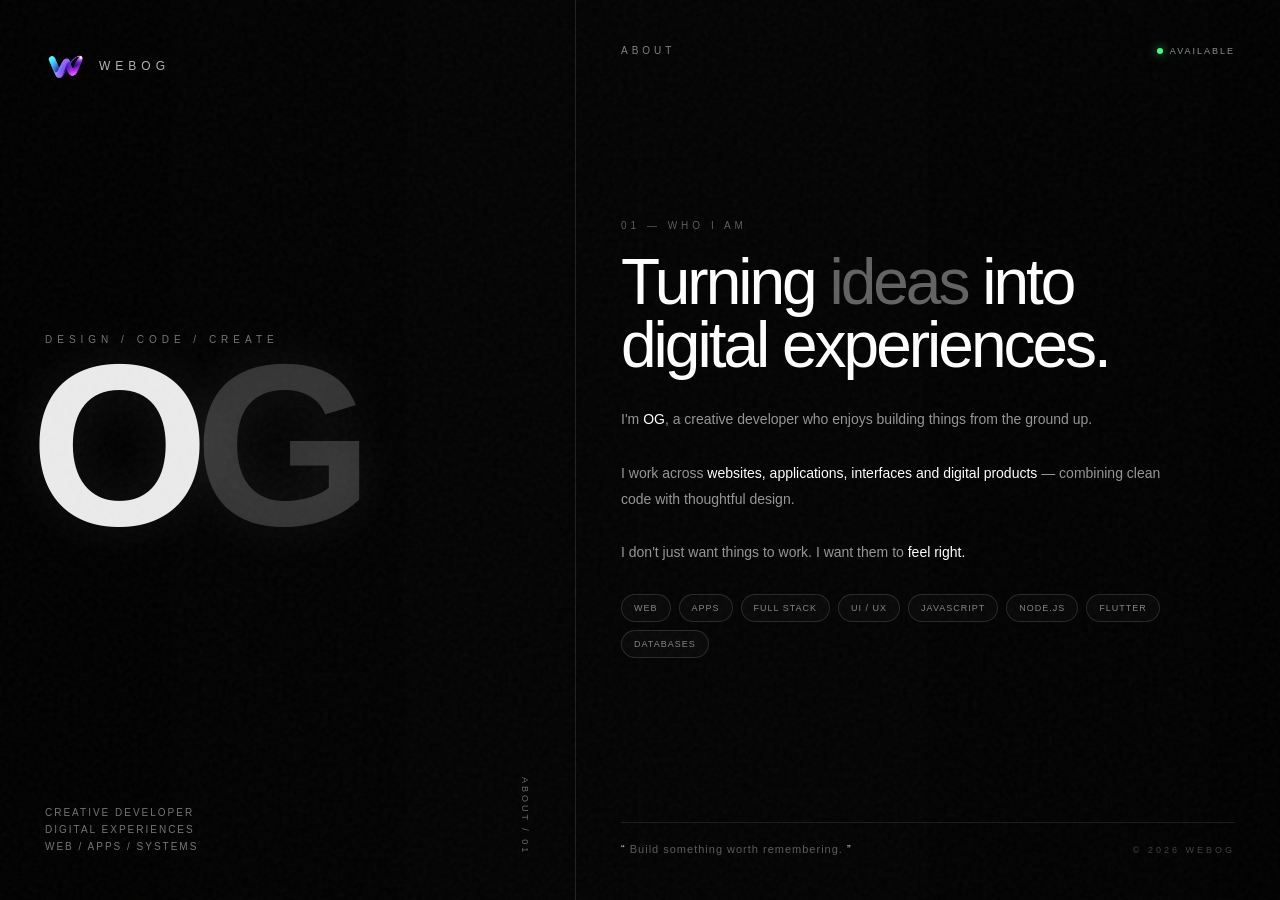
<file: about.html>
<!DOCTYPE html>
<html lang="en">

<head>

  <meta charset="UTF-8">

  <meta
    name="viewport"
    content="width=device-width, initial-scale=1.0">

  <title>About — WEBOG</title>

  <link
    rel="icon"
    type="image/png"
    href="media/webog logo.png">


  <style>

    * {
      margin: 0;
      padding: 0;
      box-sizing: border-box;
    }


    body {

      width: 100%;
      height: 100vh;

      overflow: hidden;

      background: #050505;

      color: white;

      font-family:
        Arial,
        Helvetica,
        sans-serif;
    }


    /* =====================================
       VIDEO
    ===================================== */

    .background-video {

      position: fixed;

      inset: 0;

      width: 100%;
      height: 100%;

      object-fit: cover;

      z-index: -5;

      filter:
        brightness(0.42)
        contrast(1.05);
    }


    /* =====================================
       DARK OVERLAY
    ===================================== */

    .overlay {

      position: fixed;

      inset: 0;

      background:
        linear-gradient(
          90deg,
          rgba(0,0,0,0.75),
          rgba(0,0,0,0.2),
          rgba(0,0,0,0.65)
        );

      z-index: -4;
    }


    /* =====================================
       GRAIN
    ===================================== */

    .grain {

      position: fixed;

      inset: 0;

      pointer-events: none;

      opacity: 0.08;

      z-index: 20;

      background-image:
        url("data:image/svg+xml,%3Csvg viewBox='0 0 200 200' xmlns='http://www.w3.org/2000/svg'%3E%3Cfilter id='n'%3E%3CfeTurbulence type='fractalNoise' baseFrequency='.9' numOctaves='4' stitchTiles='stitch'/%3E%3C/filter%3E%3Crect width='100%25' height='100%25' filter='url(%23n)' opacity='.5'/%3E%3C/svg%3E");
    }


    /* =====================================
       MAIN
    ===================================== */

    .page {

      width: 100%;
      height: 100vh;

      display: grid;

      grid-template-columns:
        45% 55%;
    }


    /* =====================================
       LEFT
    ===================================== */

    .left {

      height: 100%;

      padding: 45px;

      display: flex;

      flex-direction: column;

      justify-content:
        space-between;

      border-right:
        1px solid
        rgba(255,255,255,0.12);
    }


    /* =====================================
       BRAND
    ===================================== */

    .brand {

      display: flex;

      align-items: center;

      gap: 12px;
    }


    .brand img {

      width: 42px;
      height: 42px;

      object-fit: contain;
    }


    .brand span {

      font-size: 12px;

      letter-spacing: 5px;

      color:
        rgba(255,255,255,0.7);
    }


    /* =====================================
       BIG OG
    ===================================== */

    .hero-name {

      position: relative;
    }


    .small-title {

      font-size: 10px;

      letter-spacing: 5px;

      color:
        rgba(255,255,255,0.45);

      margin-bottom: 18px;

      text-transform:
        uppercase;
    }


    .hero-name h1 {

      font-size:
        clamp(120px, 18vw, 260px);

      line-height: 0.72;

      font-weight: 700;

      letter-spacing:
        -15px;

      margin-left: -15px;

      color:
        rgba(255,255,255,0.92);

      text-shadow:
        0 0 50px
        rgba(255,255,255,0.08);
    }


    .hero-name h1 span {

      color:
        rgba(255,255,255,0.18);
    }


    /* =====================================
       BOTTOM LEFT
    ===================================== */

    .left-bottom {

      display: flex;

      justify-content:
        space-between;

      align-items:
        flex-end;
    }


    .location {

      font-size: 10px;

      letter-spacing: 2px;

      line-height: 1.7;

      color:
        rgba(255,255,255,0.45);
    }


    .scroll {

      font-size: 9px;

      letter-spacing: 3px;

      color:
        rgba(255,255,255,0.4);

      writing-mode:
        vertical-rl;
    }


    /* =====================================
       RIGHT
    ===================================== */

    .right {

      height: 100%;

      padding: 45px;

      display: flex;

      flex-direction: column;

      justify-content:
        space-between;
    }


    /* =====================================
       TOP
    ===================================== */

    .top-info {

      display: flex;

      justify-content:
        space-between;

      align-items:
        center;
    }


    .about-label {

      font-size: 10px;

      letter-spacing: 4px;

      color:
        rgba(255,255,255,0.5);
    }


    .available {

      display: flex;

      align-items: center;

      gap: 7px;

      font-size: 9px;

      letter-spacing: 2px;

      color:
        rgba(255,255,255,0.55);
    }


    .available-dot {

      width: 6px;
      height: 6px;

      border-radius: 50%;

      background: #45ff87;

      box-shadow:
        0 0 10px
        rgba(69,255,135,0.8);

      animation:
        pulse 1.5s infinite;
    }


    @keyframes pulse {

      0%,
      100% {

        opacity: 0.4;

        transform:
          scale(0.8);
      }

      50% {

        opacity: 1;

        transform:
          scale(1.2);
      }

    }


    /* =====================================
       INTRO
    ===================================== */

    .intro {

      max-width: 650px;

      margin-left: auto;
    }


    .intro-number {

      font-size: 10px;

      letter-spacing: 4px;

      color:
        rgba(255,255,255,0.35);

      margin-bottom: 20px;
    }


    .intro h2 {

      font-size:
        clamp(38px, 5vw, 72px);

      line-height: 0.98;

      font-weight: 400;

      letter-spacing: -3px;

      margin-bottom: 30px;
    }


    .intro h2 span {

      color:
        rgba(255,255,255,0.38);
    }


    .intro p {

      max-width: 540px;

      font-size: 14px;

      line-height: 1.9;

      color:
        rgba(255,255,255,0.58);
    }


    .intro p strong {

      color: white;

      font-weight: 400;
    }


    /* =====================================
       SKILLS
    ===================================== */

    .skills {

      display: flex;

      flex-wrap: wrap;

      gap: 8px;

      margin-top: 28px;
    }


    .skill {

      padding:
        8px 12px;

      border:
        1px solid
        rgba(255,255,255,0.13);

      border-radius: 50px;

      color:
        rgba(255,255,255,0.5);

      font-size: 9px;

      letter-spacing: 1px;

      background:
        rgba(255,255,255,0.025);

      transition:
        0.3s ease;
    }


    .skill:hover {

      color: white;

      border-color:
        rgba(255,255,255,0.4);

      background:
        rgba(255,255,255,0.08);
    }


    /* =====================================
       FOOTER
    ===================================== */

    .footer {

      display: flex;

      align-items:
        flex-end;

      justify-content:
        space-between;

      padding-top: 20px;

      border-top:
        1px solid
        rgba(255,255,255,0.1);
    }


    .quote {

      font-size: 11px;

      letter-spacing: 1px;

      color:
        rgba(255,255,255,0.35);
    }


    .quote span {

      color:
        rgba(255,255,255,0.8);
    }


    .year {

      font-size: 9px;

      letter-spacing: 3px;

      color:
        rgba(255,255,255,0.25);
    }


    /* =====================================
       RESPONSIVE
    ===================================== */

    @media (max-width: 850px) {

      body {

        overflow: auto;
      }


      .page {

        height: auto;

        min-height: 100vh;

        grid-template-columns: 1fr;
      }


      .left {

        min-height: 50vh;

        padding: 30px;

        border-right: none;

        border-bottom:
          1px solid
          rgba(255,255,255,0.12);
      }


      .right {

        min-height: 50vh;

        padding: 30px;
      }


      .hero-name h1 {

        font-size: 130px;

        letter-spacing: -8px;
      }


      .intro {

        margin-left: 0;
      }

    }


    @media (max-width: 500px) {

      .left,
      .right {

        padding: 24px;
      }


      .hero-name h1 {

        font-size: 100px;

        letter-spacing: -6px;
      }


      .intro h2 {

        font-size: 40px;

        letter-spacing: -2px;
      }


      .intro p {

        font-size: 13px;
      }


      .left-bottom {

        margin-top: 30px;
      }

    }

  </style>

</head>


<body>


  <!-- =====================================
       VIDEO BACKGROUND
  ===================================== -->

  <video
    class="background-video"
    src="media/slide3.mp4"
    autoplay
    muted
    loop
    playsinline>
  </video>


  <div class="overlay"></div>

  <div class="grain"></div>


  <!-- =====================================
       PAGE
  ===================================== -->

  <main class="page">


    <!-- ===================================
         LEFT SIDE
    ==================================== -->

    <section class="left">


      <!-- BRAND -->

      <div class="brand">

        <img
          src="media/webog logo.png"
          alt="WEBOG">

        <span>
          WEBOG
        </span>

      </div>


      <!-- BIG NAME -->

      <div class="hero-name">

        <div class="small-title">

          DESIGN / CODE / CREATE

        </div>

        <h1>

          O<span>G</span>

        </h1>

      </div>


      <!-- BOTTOM -->

      <div class="left-bottom">

        <div class="location">

          CREATIVE DEVELOPER<br>

          DIGITAL EXPERIENCES<br>

          WEB / APPS / SYSTEMS

        </div>


        <div class="scroll">

          ABOUT / 01

        </div>

      </div>


    </section>



    <!-- ===================================
         RIGHT SIDE
    ==================================== -->

    <section class="right">


      <!-- TOP -->

      <div class="top-info">

        <div class="about-label">

          ABOUT

        </div>


        <div class="available">

          <span
            class="available-dot">
          </span>

          AVAILABLE

        </div>

      </div>



      <!-- INTRO -->

      <div class="intro">


        <div class="intro-number">

          01 — WHO I AM

        </div>


        <h2>

          Turning
          <span>ideas</span>
          into

          <br>

          digital
          experiences.

        </h2>


        <p>

          I'm <strong>OG</strong>, a creative developer
          who enjoys building things from the ground up.

          <br><br>

          I work across
          <strong>websites, applications,
          interfaces and digital products</strong> —
          combining clean code with thoughtful design.

          <br><br>

          I don't just want things to work.
          I want them to <strong>feel right.</strong>

        </p>


        <!-- SKILLS -->

        <div class="skills">

          <span class="skill">
            WEB
          </span>

          <span class="skill">
            APPS
          </span>

          <span class="skill">
            FULL STACK
          </span>

          <span class="skill">
            UI / UX
          </span>

          <span class="skill">
            JAVASCRIPT
          </span>

          <span class="skill">
            NODE.JS
          </span>

          <span class="skill">
            FLUTTER
          </span>

          <span class="skill">
            DATABASES
          </span>

        </div>


      </div>



      <!-- FOOTER -->

      <div class="footer">

        <div class="quote">

          <span>“</span>
          Build something worth remembering.
          <span>”</span>

        </div>


        <div class="year">

          © 2026 WEBOG

        </div>

      </div>


    </section>


  </main>


</body>

</html>
</file>
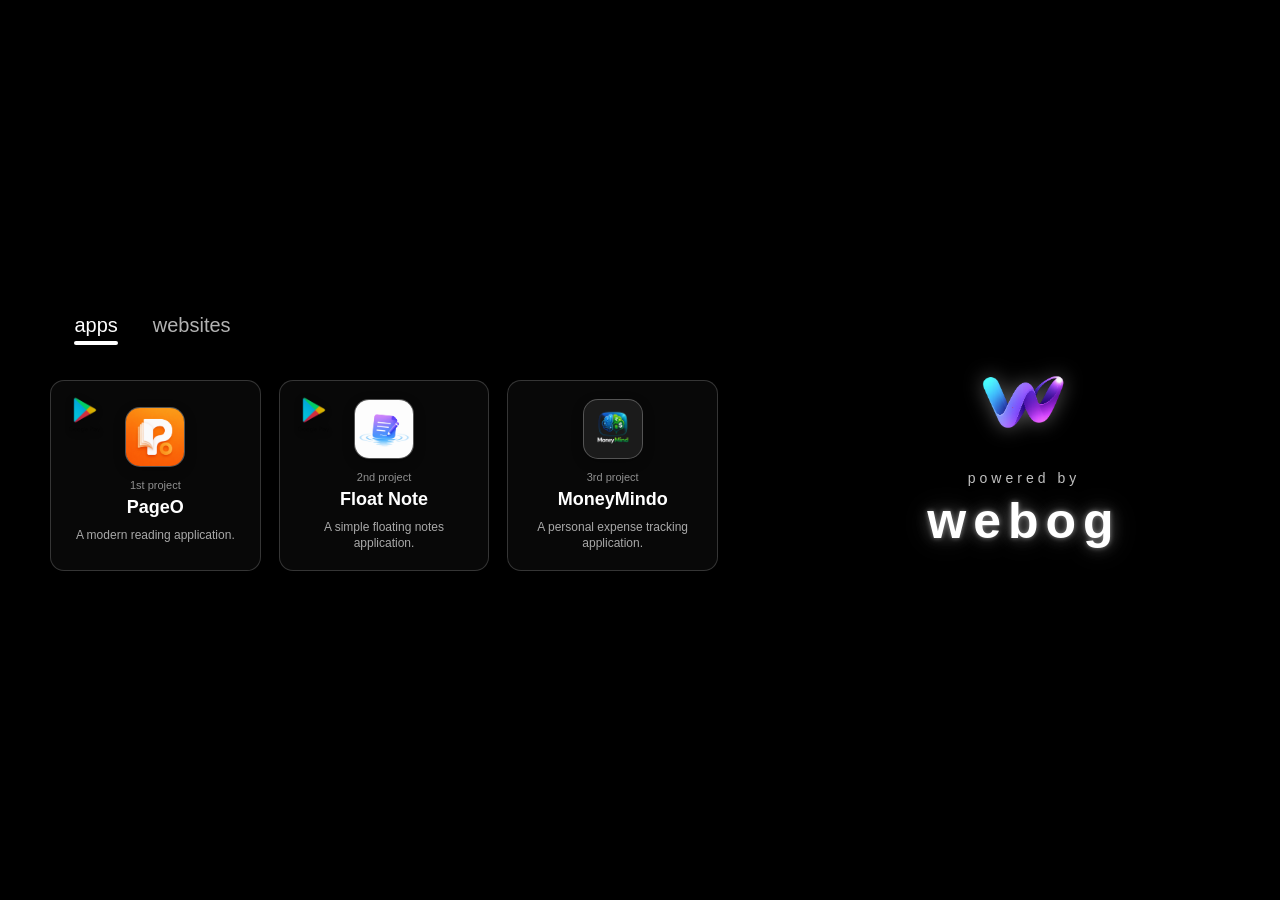
<file: work.html>
<!DOCTYPE html>
<html lang="en">

<head>

  <meta charset="UTF-8">

  <meta
    name="viewport"
    content="width=device-width, initial-scale=1.0">

  <title>WEBOG-WORKS</title>

  <link
    rel="icon"
    type="image/png"
    href="media/webog logo.png">


  <style>

    /* =================================
       RESET
    ================================= */

    * {
      box-sizing: border-box;
    }


    /* =================================
       BODY
    ================================= */

    body {

      margin: 0;
      padding: 0;

      width: 100%;
      height: 100vh;

      overflow: hidden;

      font-family: Arial, sans-serif;

      background: #000;
    }


    /* =================================
       VIDEO BACKGROUND
    ================================= */

    video {

      position: fixed;

      top: 0;
      left: 0;

      width: 100%;
      height: 100%;

      object-fit: cover;

      z-index: -2;
    }


    /* =================================
       VIDEO OVERLAY
    ================================= */

    .video-overlay {

      position: fixed;

      top: 0;
      left: 0;

      width: 100%;
      height: 100%;

      background: rgba(0, 0, 0, 0.18);

      z-index: -1;
    }


    /* =================================
       MAIN CONTAINER
    ================================= */

    .container {

      width: 100%;
      height: 100vh;

      display: flex;

      position: relative;

      z-index: 1;
    }


    /* =================================
       PROJECT SIDE - 60%
    ================================= */

    .left {

      width: 60%;
      height: 100%;

      display: flex;

      flex-direction: column;

      justify-content: center;

      align-items: center;

      padding: 40px;
    }


    /* =================================
       WEBOG SIDE - 40%
    ================================= */

    .right {

      width: 40%;
      height: 100%;

      display: flex;

      justify-content: center;

      align-items: center;

      color: #ffffff;

      text-align: center;
    }


    /* =================================
       WEBOG BRANDING
    ================================= */

    .branding {

      display: flex;

      flex-direction: column;

      align-items: center;

      justify-content: center;

      text-align: center;

      user-select: none;
    }


    /* =================================
       WEBOG LOGO
    ================================= */

    .brand-logo {

      width: 100px;

      height: 100px;

      object-fit: contain;

      margin-bottom: 20px;

      filter:
        drop-shadow(
          0 0 10px rgba(255, 255, 255, 0.35)
        );

      animation:
        logoFloat 3s ease-in-out infinite;
    }


    /* =================================
       POWERED BY
    ================================= */

    .powered-text {

      color:
        rgba(255, 255, 255, 0.75);

      font-size: 14px;

      letter-spacing: 4px;

      margin-bottom: 6px;

      text-transform: lowercase;

      animation:
        softFade 2.5s ease-in-out infinite;
    }


    /* =================================
       WEBOG TEXT
    ================================= */

    .webog-text {

      font-size: 50px;

      font-weight: 600;

      letter-spacing: 7px;

      color: #ffffff;

      text-transform: lowercase;

      text-shadow:
        0 0 5px rgba(255, 255, 255, 0.45),
        0 0 15px rgba(255, 255, 255, 0.3),
        0 0 30px rgba(255, 255, 255, 0.15);

      animation:
        webogGlow 2s ease-in-out infinite;
    }


    /* =================================
       LOGO FLOAT
    ================================= */

    @keyframes logoFloat {

      0% {
        transform: translateY(0);
      }

      50% {
        transform: translateY(-8px);
      }

      100% {
        transform: translateY(0);
      }

    }


    /* =================================
       WEBOG GLOW
    ================================= */

    @keyframes webogGlow {

      0% {

        opacity: 0.65;

        text-shadow:
          0 0 5px rgba(255, 255, 255, 0.25),
          0 0 10px rgba(255, 255, 255, 0.15);

      }

      50% {

        opacity: 1;

        text-shadow:
          0 0 8px rgba(255, 255, 255, 0.8),
          0 0 20px rgba(255, 255, 255, 0.6),
          0 0 40px rgba(255, 255, 255, 0.35);

      }

      100% {

        opacity: 0.65;

        text-shadow:
          0 0 5px rgba(255, 255, 255, 0.25),
          0 0 10px rgba(255, 255, 255, 0.15);

      }

    }


    /* =================================
       POWERED BY FADE
    ================================= */

    @keyframes softFade {

      0% {
        opacity: 0.55;
      }

      50% {
        opacity: 1;
      }

      100% {
        opacity: 0.55;
      }

    }


    /* =================================
       TABS
    ================================= */

    .tabs {

      display: flex;

      gap: 35px;

      margin-bottom: 30px;

      align-self: flex-start;

      margin-left: 5%;
    }


    /* =================================
       TAB
    ================================= */

    .tab {

      border: none;

      background: transparent;

      color: #ffffff;

      font-size: 20px;

      cursor: pointer;

      padding: 0 0 8px 0;

      position: relative;

      opacity: 0.7;

      transition: 0.25s ease;
    }


    .tab:hover {

      opacity: 1;
    }


    /* =================================
       ACTIVE TAB
    ================================= */

    .tab.active {

      opacity: 1;
    }


    .tab.active::after {

      content: "";

      position: absolute;

      left: 0;

      bottom: 0;

      width: 100%;

      height: 4px;

      background: #ffffff;

      border-radius: 10px;
    }


    /* =================================
       PROJECT GRID
    ================================= */

    .projects {

      width: 100%;

      max-width: 800px;

      display: grid;

      grid-template-columns:
        repeat(3, 1fr);

      gap: 18px;

      max-height: 65vh;

      overflow-y: auto;

      padding: 5px 10px 15px 10px;

      scrollbar-width: none;
    }


    .projects::-webkit-scrollbar {

      display: none;
    }


    /* =================================
       GLASS PROJECT CARD
    ================================= */

    .project-card {

      position: relative;

      background:
        rgba(255, 255, 255, 0.03);

      border:
        1px solid rgba(255, 255, 255, 0.18);

      color: #ffffff;

      border-radius: 14px;

      padding: 18px;

      min-height: 175px;

      display: flex;

      flex-direction: column;

      align-items: center;

      justify-content: center;

      text-align: center;

      cursor: pointer;

      text-decoration: none;

      overflow: hidden;

      box-shadow:
        0 4px 15px rgba(0, 0, 0, 0.15);

      transition:
        transform 0.3s ease,
        background 0.3s ease,
        border-color 0.3s ease,
        box-shadow 0.3s ease;

      animation:
        cardAppear 0.35s ease;
    }


    /* =================================
       CARD HOVER
    ================================= */

    .project-card:hover {

      background:
        rgba(255, 255, 255, 0.07);

      border-color:
        rgba(255, 255, 255, 0.35);

      transform:
        translateY(-5px);

      box-shadow:
        0 8px 25px rgba(0, 0, 0, 0.25);
    }


    /* =================================
       PROJECT LOGO
    ================================= */

    .project-logo {

      width: 60px;

      height: 60px;

      object-fit: cover;

      border-radius: 15px;

      margin-bottom: 12px;

      border:
        1px solid rgba(255, 255, 255, 0.25);

      background:
        rgba(255, 255, 255, 0.08);

      box-shadow:
        0 4px 12px rgba(0, 0, 0, 0.25);
    }


    /* =================================
       PLAY STORE ICON
       TOP LEFT
    ================================= */

    .play-store-badge {

      position: absolute;

      top: 11px;
      left: 11px;

      width: 45px;
      height: 45px;

      display: flex;

      align-items: center;
      justify-content: center;

      opacity: 0.85;

      transition:
        transform 0.25s ease,
        opacity 0.25s ease;

      z-index: 5;
    }


    .play-store-badge img {

      width: 100%;
      height: 100%;

      object-fit: contain;

      filter:
        drop-shadow(
          0 2px 5px rgba(0, 0, 0, 0.35)
        );
    }


    .project-card:hover
    .play-store-badge {

      opacity: 1;

      transform:
        scale(1.12);
    }


    /* =================================
       LIVE BADGE
       TOP LEFT
    ================================= */

    .live-badge {

      position: absolute;

      top: 11px;
      left: 11px;

      display: flex;

      align-items: center;

      gap: 6px;

      padding:
        4px 8px;

      border-radius: 20px;

      background:
        rgba(255, 0, 0, 0.12);

      border:
        1px solid rgba(255, 70, 70, 0.45);

      color:
        #ff3b3b;

      font-size: 9px;

      font-weight: bold;

      letter-spacing: 1px;

      text-transform: uppercase;

      box-shadow:
        0 0 8px rgba(255, 0, 0, 0.12);

      z-index: 5;
    }


    /* =================================
       LIVE DOT
    ================================= */

    .live-dot {

      width: 6px;

      height: 6px;

      border-radius: 50%;

      background:
        #ff2020;

      box-shadow:
        0 0 6px rgba(255, 0, 0, 0.8);

      animation:
        livePulse 1.3s ease-in-out infinite;
    }


    @keyframes livePulse {

      0% {

        opacity: 0.45;

        transform:
          scale(0.85);
      }

      50% {

        opacity: 1;

        transform:
          scale(1.15);
      }

      100% {

        opacity: 0.45;

        transform:
          scale(0.85);
      }

    }


    /* =================================
       PROJECT NUMBER
    ================================= */

    .project-number {

      font-size: 11px;

      color:
        rgba(255, 255, 255, 0.55);

      margin-bottom: 6px;
    }


    /* =================================
       PROJECT TITLE
    ================================= */

    .project-card h2 {

      margin: 0;

      font-size: 18px;

      font-weight: bold;

      line-height: 1.2;

      color: #ffffff;
    }


    /* =================================
       PROJECT DESCRIPTION
    ================================= */

    .project-card p {

      margin: 8px 0 0;

      font-size: 12px;

      line-height: 1.4;

      color:
        rgba(255, 255, 255, 0.65);
    }


    /* =================================
       CARD ANIMATION
    ================================= */

    @keyframes cardAppear {

      from {

        opacity: 0;

        transform:
          translateY(15px);
      }

      to {

        opacity: 1;

        transform:
          translateY(0);
      }

    }


    /* =================================
       TABLET
    ================================= */

    @media (max-width: 1100px) {

      .projects {

        grid-template-columns:
          repeat(2, 1fr);
      }


      .webog-text {

        font-size: 40px;
      }


      .brand-logo {

        width: 85px;

        height: 85px;
      }

    }


    /* =================================
       MOBILE
    ================================= */

    @media (max-width: 700px) {

      body {

        overflow: auto;
      }


      .container {

        height: auto;

        min-height: 100vh;

        flex-direction: column;
      }


      .left {

        width: 100%;

        min-height: 70vh;

        padding:
          90px 20px 30px;
      }


      .right {

        width: 100%;

        min-height: 30vh;

        padding-bottom: 40px;
      }


      .tabs {

        align-self: center;

        margin-left: 0;

        margin-bottom: 25px;
      }


      .projects {

        max-width: 700px;

        grid-template-columns:
          repeat(2, 1fr);

        max-height: none;
      }


      .webog-text {

        font-size: 32px;

        letter-spacing: 5px;
      }


      .brand-logo {

        width: 75px;

        height: 75px;

        margin-bottom: 15px;
      }

    }


    /* =================================
       SMALL MOBILE
    ================================= */

    @media (max-width: 500px) {

      .projects {

        grid-template-columns:
          repeat(1, 1fr);

        width: 90%;
      }


      .project-card {

        min-height: 150px;
      }


      .tab {

        font-size: 17px;
      }


      .tabs {

        gap: 25px;
      }


      .powered-text {

        font-size: 12px;

        letter-spacing: 3px;
      }


      .webog-text {

        font-size: 28px;

        letter-spacing: 4px;
      }


      .live-badge {

        top: 9px;

        left: 9px;

        font-size: 8px;

        padding:
          3px 7px;
      }


      .play-store-badge {

        top: 9px;

        left: 9px;

        width: 22px;

        height: 22px;
      }

    }

  </style>

</head>


<body>


  <!-- =================================
       VIDEO BACKGROUND
  ================================= -->

  <video
    src="media/slide1.mp4"
    autoplay
    loop
    muted
    playsinline>
  </video>


  <div class="video-overlay"></div>


  <!-- =================================
       MAIN CONTAINER
  ================================= -->

  <div class="container">


    <!-- =================================
         LEFT PROJECT SIDE - 60%
    ================================= -->

    <div class="left">


      <!-- TABS -->

      <div class="tabs">

        <button
          class="tab active"
          id="appsTab"
          onclick="showProjects('apps')">

          apps

        </button>


        <button
          class="tab"
          id="websitesTab"
          onclick="showProjects('websites')">

          websites

        </button>

      </div>


      <!-- PROJECT GRID -->

      <div
        class="projects"
        id="projects">
      </div>


    </div>


    <!-- =================================
         RIGHT WEBOG SIDE - 40%
    ================================= -->

    <div class="right">

      <div class="branding">


        <!-- WEBOG LOGO -->

        <img
          src="media/webog logo.png"
          alt="WEBOG Logo"
          class="brand-logo">


        <!-- POWERED BY -->

        <div class="powered-text">
          powered by
        </div>


        <!-- WEBOG -->

        <div class="webog-text">
          webog
        </div>


      </div>

    </div>


  </div>



  <script>


    /* =================================
       APP PROJECTS
    ================================= */

    const apps = [

      {
        name: "PageO",

        description:
          "A modern reading application.",

        logo:
          "media/pageo.png",

        playStore:
          "media/playstore.png",

        link:
          "#"
      },


      {
        name: "Float Note",

        description:
          "A simple floating notes application.",

        logo:
          "media/floatnote.png",

        playStore:
          "media/playstore.png",

        link:
          "#"
      },


      {
        name: "MoneyMindo",

        description:
          "A personal expense tracking application.",

        logo:
          "media/moneymindo.png",

        link:
          "https://moneymindo.web.app/"
      }

    ];


    /* =================================
       WEBSITE PROJECTS
    ================================= */

    const websites = [

      {
        name: "MSR WELDING",

        description:
          "Professional welding service website.",

        logo:
          "media/msr weldings.png",

        live: true,

        link:
          "https://msrwelding.netlify.app/"
      },


      {
        name: "FLX",

        description:
          "A custom website project.",

        logo:
          "media/flyx.png",

        live: true,

        link:
          "https://fly-x-web.web.app/"
      },


      {
        name: "FLY REMOTE",

        description:
          "A remote work focused website.",

        logo:
          "media/fly remote.png",

        live: true,

        link:
          "https://fly-remote-desktop.web.app/"
      },


      {
        name: "MULTIPLE USER CANVAS",

        description:
          "A collaborative multi-user canvas application.",

        logo:
          "media/multiusercanva.png",

        live: true,

        link:
          "https://multiplecanva.netlify.app/"
      },


      {
        name: "BrainX",

        description:
          "An interactive web project.",

        logo:
          "media/brainx.png",

        live: false,

        link:
          "https://github.com/ogakashog/BrainX"
      },


      {
        name: "WIFI MONITORING DASHBOARD",

        description:
          "A real-time WiFi monitoring dashboard.",

        logo:
          "media/wifi.png",

        live: false,

        link:
          "https://github.com/ogakashog/wifi-monitoring-dashboad"
      }

    ];


    /* =================================
       SHOW PROJECTS
    ================================= */

    function showProjects(type) {

      const projectContainer =
        document.getElementById("projects");


      const appsTab =
        document.getElementById("appsTab");


      const websitesTab =
        document.getElementById("websitesTab");


      const projectList =
        type === "apps"
          ? apps
          : websites;


      projectContainer.innerHTML = "";


      /* =================================
         CREATE PROJECT CARDS
      ================================= */

      projectList.forEach(
        (project, index) => {

          const card =
            document.createElement("a");


          card.className =
            "project-card";


          card.href =
            project.link;


          card.target =
            "_blank";


          card.rel =
            "noopener noreferrer";


          /* =================================
             BADGE
          ================================= */

          let badge = "";


          /*
             APPS
             Google Play icon on TOP LEFT
          */

          if (
            type === "apps" &&
            project.playStore
          ) {

            badge = `

              <div
                class="play-store-badge">

                <img
                  src="${project.playStore}"
                  alt="Google Play"
                >

              </div>

            `;

          }


          /*
             WEBSITES
             LIVE badge on TOP LEFT
          */

          if (
            type === "websites" &&
            project.live
          ) {

            badge = `

              <div
                class="live-badge">

                <span
                  class="live-dot">
                </span>

                LIVE

              </div>

            `;

          }


          /* =================================
             CARD HTML
          ================================= */

          card.innerHTML = `

            ${badge}

            <img
              class="project-logo"
              src="${project.logo}"
              alt="${project.name} logo"
            >

            <div
              class="project-number">

              ${index + 1}${getOrdinal(index + 1)} project

            </div>

            <h2>
              ${project.name}
            </h2>

            <p>
              ${project.description}
            </p>

          `;


          projectContainer.appendChild(
            card
          );

        }
      );


      /* =================================
         ACTIVE TAB
      ================================= */

      appsTab.classList.remove(
        "active"
      );


      websitesTab.classList.remove(
        "active"
      );


      if (type === "apps") {

        appsTab.classList.add(
          "active"
        );

      }

      else {

        websitesTab.classList.add(
          "active"
        );

      }

    }


    /* =================================
       ORDINAL NUMBER
    ================================= */

    function getOrdinal(number) {

      if (
        number % 100 >= 11 &&
        number % 100 <= 13
      ) {

        return "th";

      }


      switch (number % 10) {

        case 1:
          return "st";

        case 2:
          return "nd";

        case 3:
          return "rd";

        default:
          return "th";

      }

    }


    /* =================================
       DEFAULT = APPS
    ================================= */

    showProjects("apps");

  </script>


</body>

</html>
</file>
